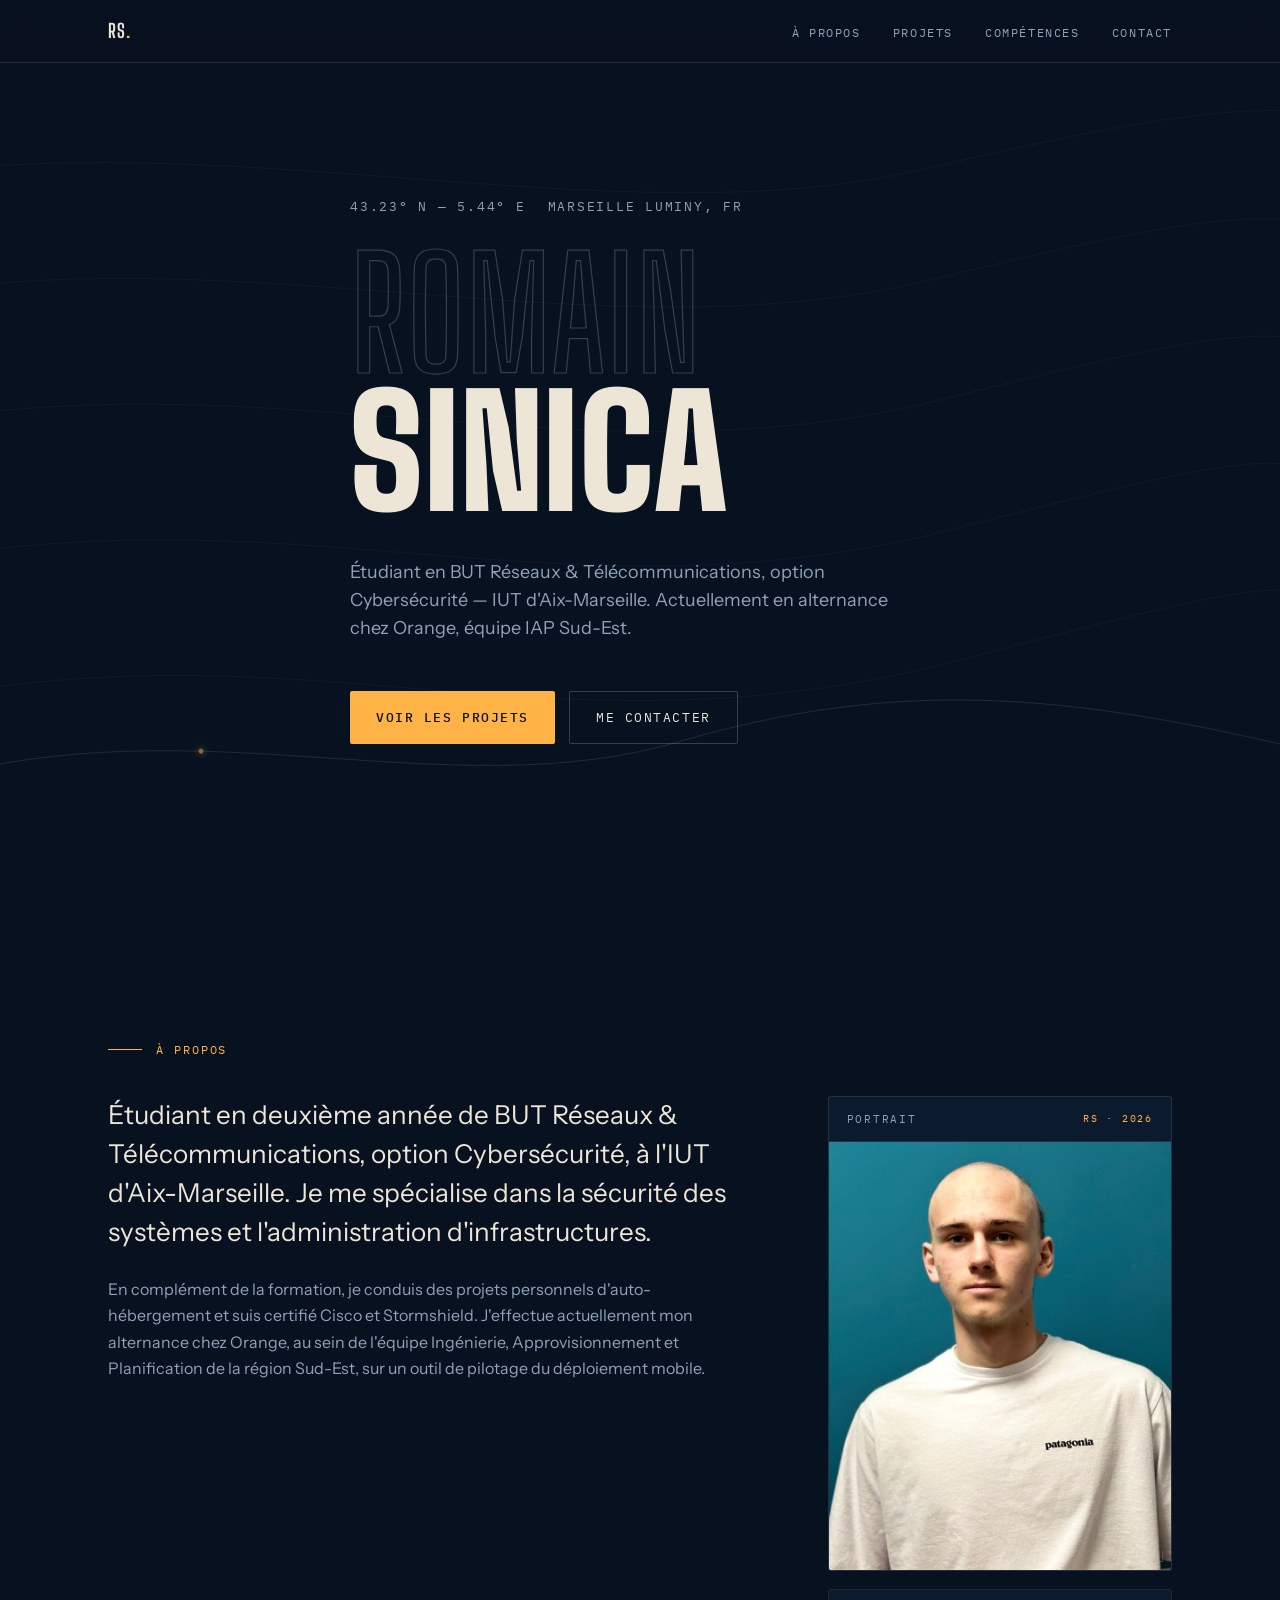
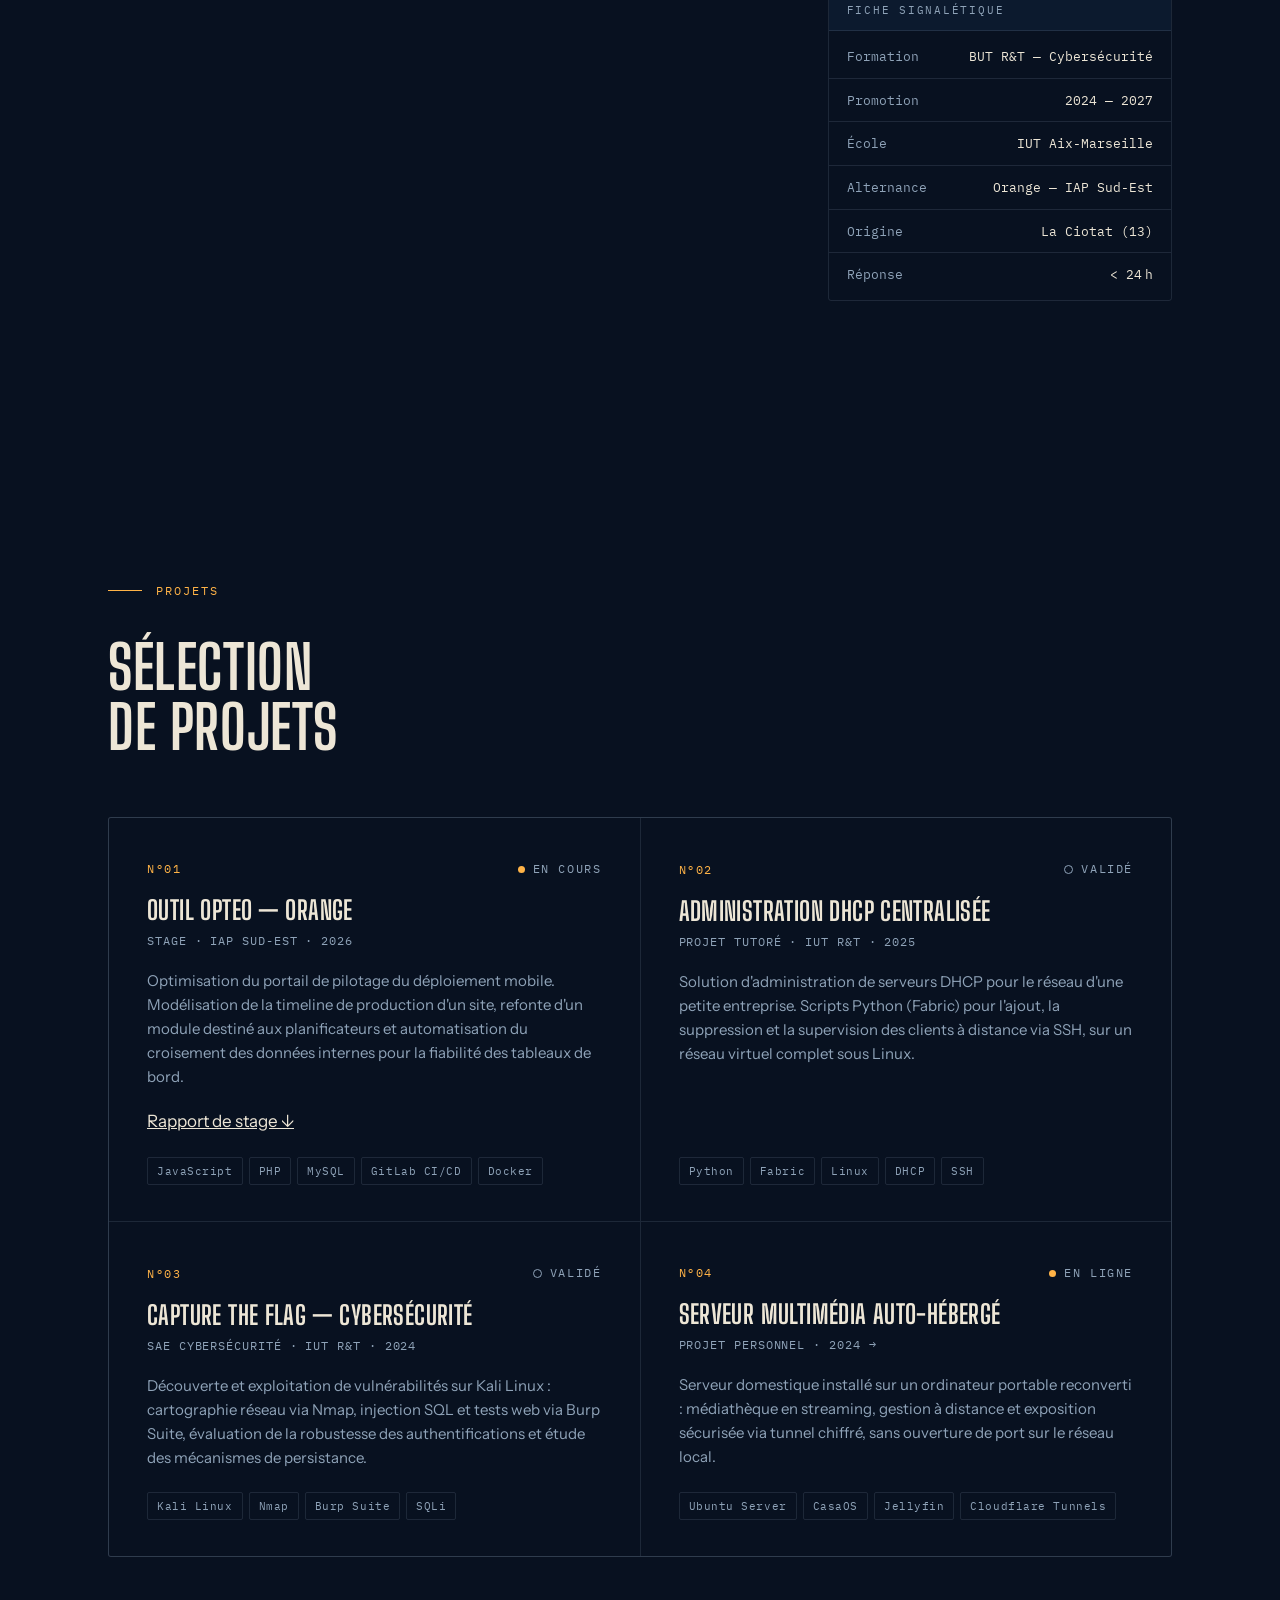
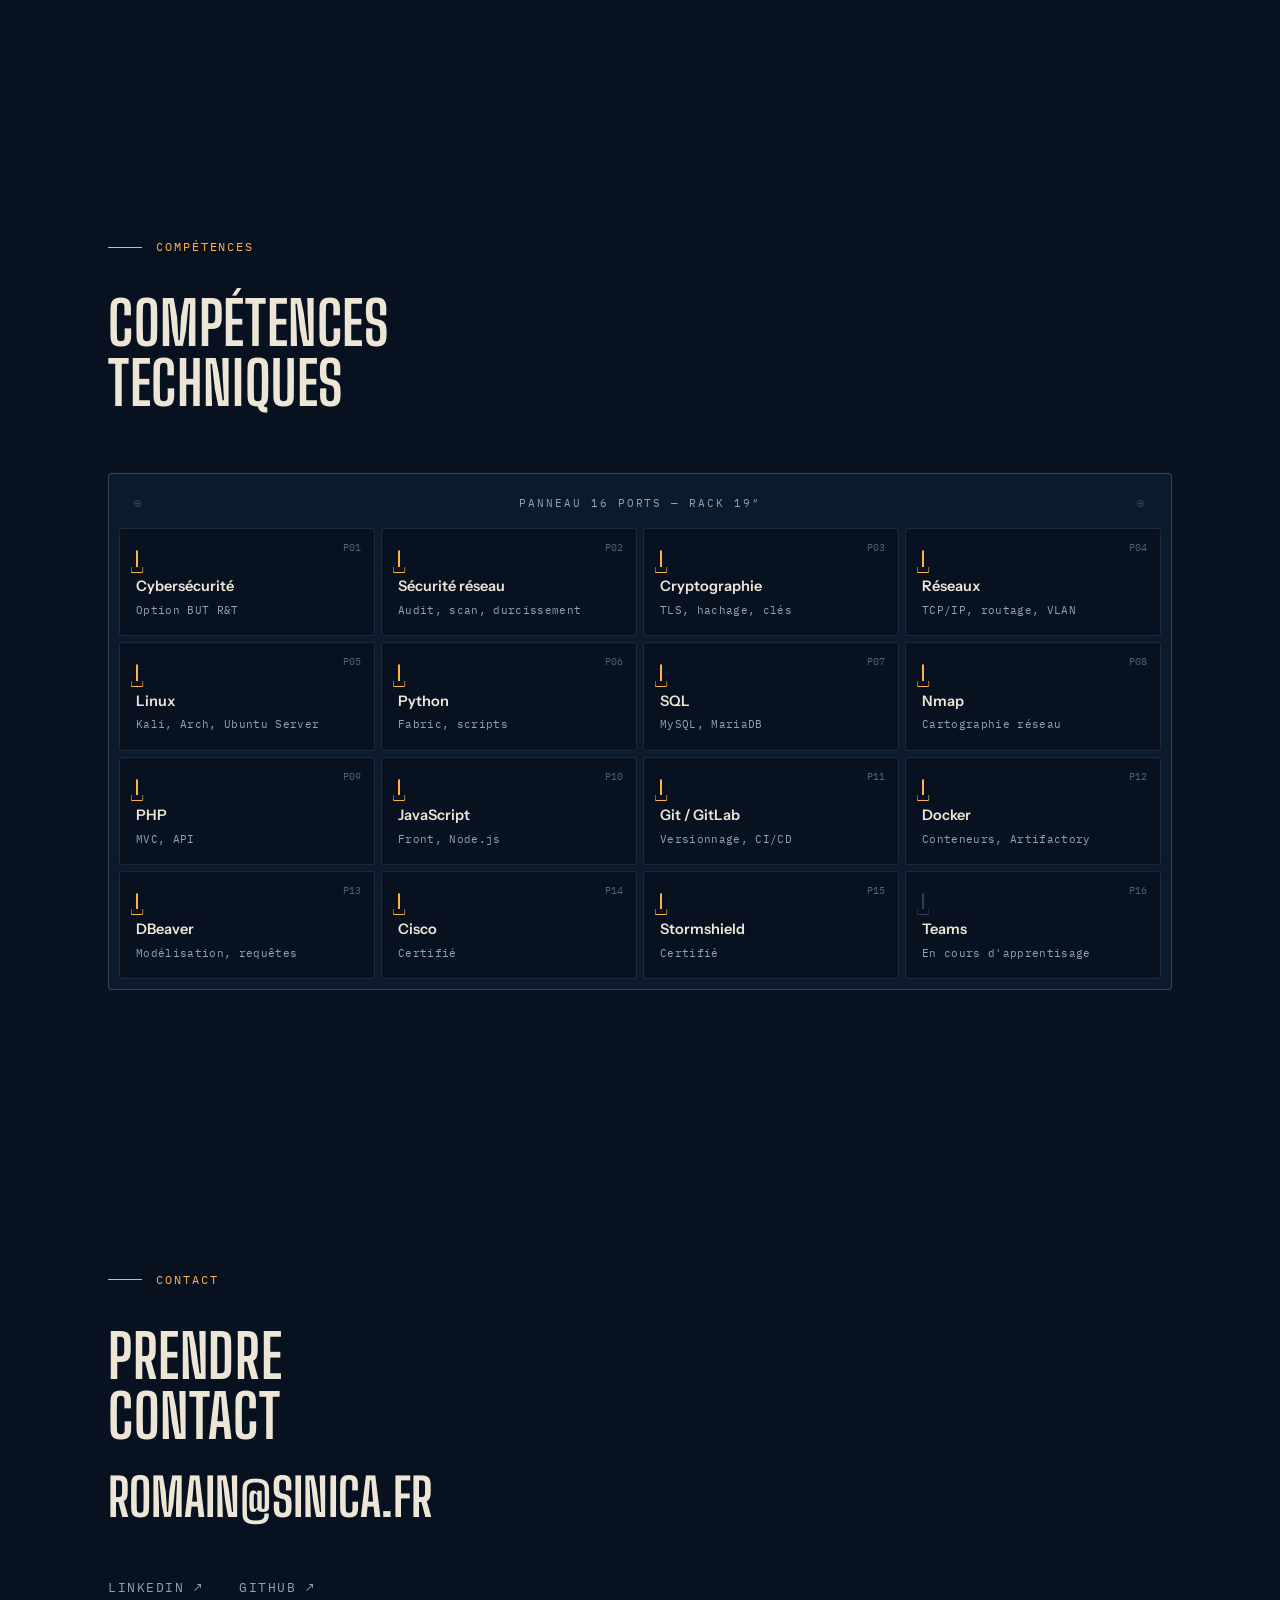
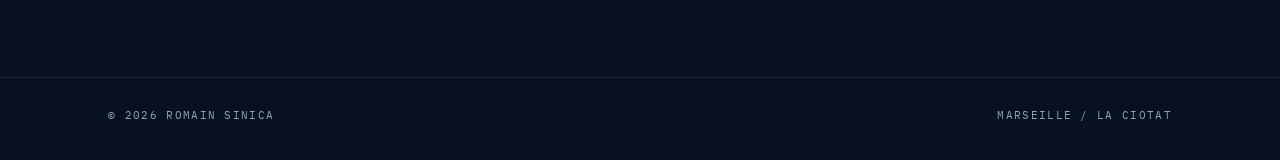
<file: index.html>
<!DOCTYPE html>
<html lang="fr">
<head>
<meta charset="UTF-8">
<meta name="viewport" content="width=device-width, initial-scale=1.0">
<title>Romain Sinica</title>
<link rel="icon" type="image/svg+xml" href="data:image/svg+xml,%3Csvg xmlns='http://www.w3.org/2000/svg' viewBox='0 0 64 64'%3E%3Crect width='64' height='64' rx='12' fill='%23081120'/%3E%3Crect x='31' y='10' width='2' height='44' rx='1' fill='%238FA3B8' opacity='0.35'/%3E%3Crect x='27' y='20' width='10' height='24' rx='5' fill='%23FFB347'/%3E%3C/svg%3E">
<link rel="preconnect" href="https://fonts.googleapis.com">
<link rel="preconnect" href="https://fonts.gstatic.com" crossorigin>
<link href="https://fonts.googleapis.com/css2?family=Big+Shoulders+Display:wght@500;700;900&family=Instrument+Sans:ital,wght@0,400;0,500;0,600;1,400&family=IBM+Plex+Mono:wght@400;500&display=swap" rel="stylesheet">
<link rel="stylesheet" href="styles.css">
</head>
<body>

<!-- Dorsale + suivi de scroll -->
<aside class="dorsale" aria-label="Progression dans la page">
  <ul class="ticks">
    <li><a class="tick" href="#haut" data-section="haut">En tête</a></li>
    <li><a class="tick" href="#apropos" data-section="apropos">À propos</a></li>
    <li><a class="tick" href="#projets" data-section="projets">Projets</a></li>
    <li><a class="tick" href="#competences" data-section="competences">Compétences</a></li>
    <li><a class="tick" href="#contact" data-section="contact">Contact</a></li>
  </ul>
  <span class="impulsion" aria-hidden="true"></span>
  <span class="curseur" aria-hidden="true">
    <span class="cur-section">En tête</span>
  </span>
</aside>

<div class="barre-progress" aria-hidden="true"></div>

<nav class="top">
  <div class="gaine">
    <a class="logo" href="#haut">RS<span>.</span></a>
    <ul>
      <li><a href="#apropos" data-section="apropos">À propos</a></li>
      <li><a href="#projets" data-section="projets">Projets</a></li>
      <li><a href="#competences" data-section="competences">Compétences</a></li>
      <li><a href="#contact" data-section="contact">Contact</a></li>
    </ul>
  </div>
</nav>

<!-- Hero -->
<header class="hero" id="haut">
  <svg class="bathy" viewBox="0 0 1440 900" preserveAspectRatio="xMidYMid slice" aria-hidden="true">
    <path d="M-50,180 C300,120 700,240 1000,170 S1400,90 1500,150"/>
    <path d="M-50,300 C320,230 680,360 1010,280 S1390,200 1500,270"/>
    <path d="M-50,430 C340,350 660,490 1020,400 S1380,320 1500,400"/>
    <path d="M-50,570 C360,480 640,630 1030,530 S1370,450 1500,540"/>
    <path d="M-50,710 C380,610 620,770 1040,660 S1360,580 1500,680"/>
  </svg>

  <div class="gaine">
    <p class="hero-coord">
      <span>43.23° N — 5.44° E</span>
      <span>Marseille Luminy, FR</span>
    </p>
    <h1>
      <span class="trait">Romain</span>
      <span class="plein">Sinica</span>
    </h1>
    <p class="hero-sous">
      Étudiant en BUT Réseaux &amp; Télécommunications, option Cybersécurité — IUT d'Aix-Marseille.
      Actuellement en alternance chez Orange, équipe IAP Sud-Est.
    </p>
    <div class="hero-cta">
      <a class="btn btn-signal" href="#projets">Voir les projets</a>
      <a class="btn btn-trait" href="#contact">Me contacter</a>
    </div>
  </div>

  <svg class="cable-hero" viewBox="0 0 1440 160" aria-hidden="true">
    <path id="trace-cable" class="gaine-c" d="M-20,120 C260,40 520,150 760,80 S1180,30 1460,100"/>
    <circle r="2.5" fill="#FFB347">
      <animateMotion dur="9s" repeatCount="indefinite" rotate="auto">
        <mpath href="#trace-cable"/>
      </animateMotion>
    </circle>
    <circle r="1.8" fill="#FFB347" opacity=".6">
      <animateMotion dur="9s" begin="4.5s" repeatCount="indefinite" rotate="auto">
        <mpath href="#trace-cable"/>
      </animateMotion>
    </circle>
  </svg>
</header>

<!-- À propos -->
<section id="apropos">
  <div class="gaine reveal">
    <p class="repere">À propos</p>
    <div class="manifeste">
      <div class="grand">
        <p>
          Étudiant en deuxième année de BUT Réseaux &amp; Télécommunications,
          option Cybersécurité, à l'IUT d'Aix-Marseille. Je me spécialise dans
          la sécurité des systèmes et l'administration d'infrastructures.
        </p>
        <p class="secondaire">
          En complément de la formation, je conduis des projets personnels
          d'auto-hébergement et suis certifié Cisco et Stormshield.
          J'effectue actuellement mon alternance chez Orange, au sein de l'équipe
          Ingénierie, Approvisionnement et Planification de la région Sud-Est,
          sur un outil de pilotage du déploiement mobile.
        </p>
      </div>
      <div class="colonne-droite">
        <figure class="portrait">
          <figcaption class="portrait-titre">
            <span>Portrait</span>
            <span class="ref">RS · 2026</span>
          </figcaption>
          <div class="portrait-cadre">
            <img src="photo.jpg" alt="Romain Sinica" class="portrait-img">
          </div>
        </figure>

        <div class="fiche" role="table" aria-label="Fiche signalétique">
        <div class="fiche-titre">Fiche signalétique</div>
        <dl>
          <div><dt>Formation</dt><dd>BUT R&amp;T — Cybersécurité</dd></div>
          <div><dt>Promotion</dt><dd>2024 — 2027</dd></div>
          <div><dt>École</dt><dd>IUT Aix-Marseille</dd></div>
          <div><dt>Alternance</dt><dd>Orange — IAP Sud-Est</dd></div>
          <div><dt>Origine</dt><dd>La Ciotat (13)</dd></div>
          <div><dt>Réponse</dt><dd>&lt; 24&#8201;h</dd></div>
        </dl>
      </div>

      </div>
    </div>
  </div>
</section>

<!-- Projets -->
<section id="projets">
  <div class="gaine reveal">
    <p class="repere">Projets</p>
    <h2>Sélection<br>de projets</h2>
    <div class="noeuds">
      <article class="noeud">
        <div class="noeud-tete"><span class="id">N°01</span><span class="etat">En cours</span></div>
        <h3>Outil OPTEO — Orange</h3>
        <p class="lieu">Stage · IAP Sud-Est · 2026</p>
        <p>Optimisation du portail de pilotage du déploiement mobile.
        Modélisation de la timeline de production d'un site, refonte d'un
        module destiné aux planificateurs et automatisation du croisement
        des données internes pour la fiabilité des tableaux de bord.</p>
        <a href="STAGE-2025.pdf" download="Rapport_de_stage_Romain_Sinica_2025.pdf">Rapport de stage ↓</a>
        <div class="tags"><span>JavaScript</span><span>PHP</span><span>MySQL</span><span>GitLab CI/CD</span><span>Docker</span></div>
      </article>
      <article class="noeud">
        <div class="noeud-tete"><span class="id">N°02</span><span class="etat archive">Validé</span></div>
        <h3>Administration DHCP centralisée</h3>
        <p class="lieu">Projet tutoré · IUT R&amp;T · 2025</p>
        <p>Solution d'administration de serveurs DHCP pour le réseau d'une
        petite entreprise. Scripts Python (Fabric) pour l'ajout, la suppression
        et la supervision des clients à distance via SSH, sur un réseau virtuel
        complet sous Linux.</p>
        <div class="tags"><span>Python</span><span>Fabric</span><span>Linux</span><span>DHCP</span><span>SSH</span></div>
      </article>
      <article class="noeud">
        <div class="noeud-tete"><span class="id">N°03</span><span class="etat archive">Validé</span></div>
        <h3>Capture The Flag — cybersécurité</h3>
        <p class="lieu">SAE Cybersécurité · IUT R&amp;T · 2024</p>
        <p>Découverte et exploitation de vulnérabilités sur Kali Linux :
        cartographie réseau via Nmap, injection SQL et tests web via Burp Suite,
        évaluation de la robustesse des authentifications et étude des
        mécanismes de persistance.</p>
        <div class="tags"><span>Kali Linux</span><span>Nmap</span><span>Burp Suite</span><span>SQLi</span></div>
      </article>
      <article class="noeud">
        <div class="noeud-tete"><span class="id">N°04</span><span class="etat">En ligne</span></div>
        <h3>Serveur multimédia auto-hébergé</h3>
        <p class="lieu">Projet personnel · 2024 →</p>
        <p>Serveur domestique installé sur un ordinateur portable reconverti :
        médiathèque en streaming, gestion à distance et exposition sécurisée
        via tunnel chiffré, sans ouverture de port sur le réseau local.</p>
        <div class="tags"><span>Ubuntu Server</span><span>CasaOS</span><span>Jellyfin</span><span>Cloudflare Tunnels</span></div>
      </article>
    </div>
  </div>
</section>

<!-- Compétences -->
<section id="competences">
  <div class="gaine reveal">
    <p class="repere">Compétences</p>
    <h2>Compétences<br>techniques</h2>
    <div class="baie">
      <div class="baie-tete">
        <span class="vis">⊕</span>
        <span>Panneau 16 ports — Rack 19″</span>
        <span class="vis">⊕</span>
      </div>
      <div class="panneau">
        <div class="port actif"><span class="num">P01</span><span class="jack"></span><span class="nom">Cybersécurité</span><span class="detail">Option BUT R&amp;T</span></div>
        <div class="port actif"><span class="num">P02</span><span class="jack"></span><span class="nom">Sécurité réseau</span><span class="detail">Audit, scan, durcissement</span></div>
        <div class="port actif"><span class="num">P03</span><span class="jack"></span><span class="nom">Cryptographie</span><span class="detail">TLS, hachage, clés</span></div>
        <div class="port actif"><span class="num">P04</span><span class="jack"></span><span class="nom">Réseaux</span><span class="detail">TCP/IP, routage, VLAN</span></div>
        <div class="port actif"><span class="num">P05</span><span class="jack"></span><span class="nom">Linux</span><span class="detail">Kali, Arch, Ubuntu Server</span></div>
        <div class="port actif"><span class="num">P06</span><span class="jack"></span><span class="nom">Python</span><span class="detail">Fabric, scripts</span></div>
        <div class="port actif"><span class="num">P07</span><span class="jack"></span><span class="nom">SQL</span><span class="detail">MySQL, MariaDB</span></div>
        <div class="port actif"><span class="num">P08</span><span class="jack"></span><span class="nom">Nmap</span><span class="detail">Cartographie réseau</span></div>
        <div class="port actif"><span class="num">P09</span><span class="jack"></span><span class="nom">PHP</span><span class="detail">MVC, API</span></div>
        <div class="port actif"><span class="num">P10</span><span class="jack"></span><span class="nom">JavaScript</span><span class="detail">Front, Node.js</span></div>
        <div class="port actif"><span class="num">P11</span><span class="jack"></span><span class="nom">Git / GitLab</span><span class="detail">Versionnage, CI/CD</span></div>
        <div class="port actif"><span class="num">P12</span><span class="jack"></span><span class="nom">Docker</span><span class="detail">Conteneurs, Artifactory</span></div>
        <div class="port actif"><span class="num">P13</span><span class="jack"></span><span class="nom">DBeaver</span><span class="detail">Modélisation, requêtes</span></div>
        <div class="port actif"><span class="num">P14</span><span class="jack"></span><span class="nom">Cisco</span><span class="detail">Certifié</span></div>
        <div class="port actif"><span class="num">P15</span><span class="jack"></span><span class="nom">Stormshield</span><span class="detail">Certifié</span></div>
        <div class="port"><span class="num">P16</span><span class="jack"></span><span class="nom">Teams</span><span class="detail">En cours d'apprentisage</span></div>
      </div>
    </div>
  </div>
</section>

<!-- Contact -->
<section id="contact" class="contact">
  <div class="gaine reveal">
    <p class="repere">Contact</p>
    <h2>Prendre<br>contact</h2>
    <a class="grand-lien" href="mailto:romain@sinica.fr">romain@sinica.fr</a>
    <div class="canaux">
      <a href="https://www.linkedin.com/in/romain-sinica-631245312/" target="_blank" rel="noopener">LinkedIn ↗</a>
      <a href="https://github.com/crastiflette/" target="_blank" rel="noopener">GitHub ↗</a>
    </div>
  </div>
</section>

<footer>
  <div class="gaine">
    <span>© 2026 Romain Sinica</span>
    <span>Marseille / La Ciotat</span>
  </div>
</footer>

<script src="script.js"></script>

</body>
</html>
</file>
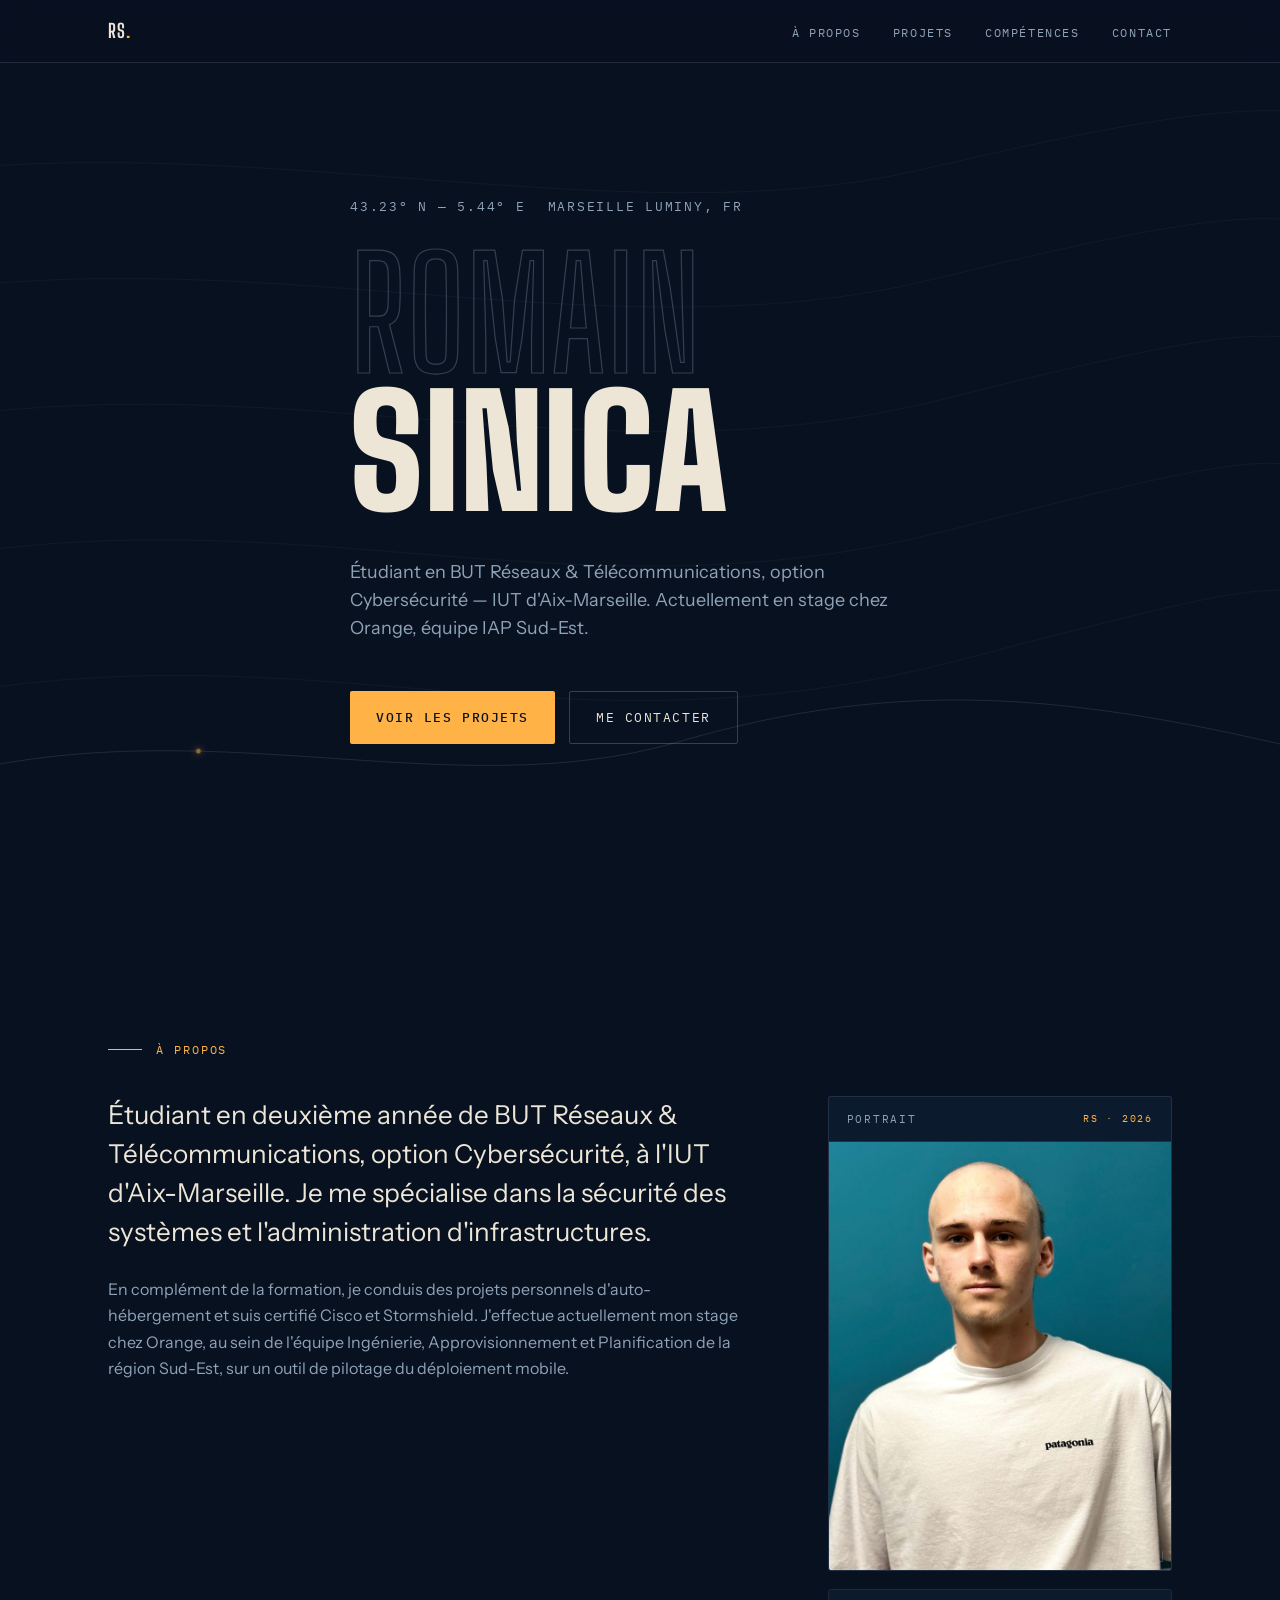
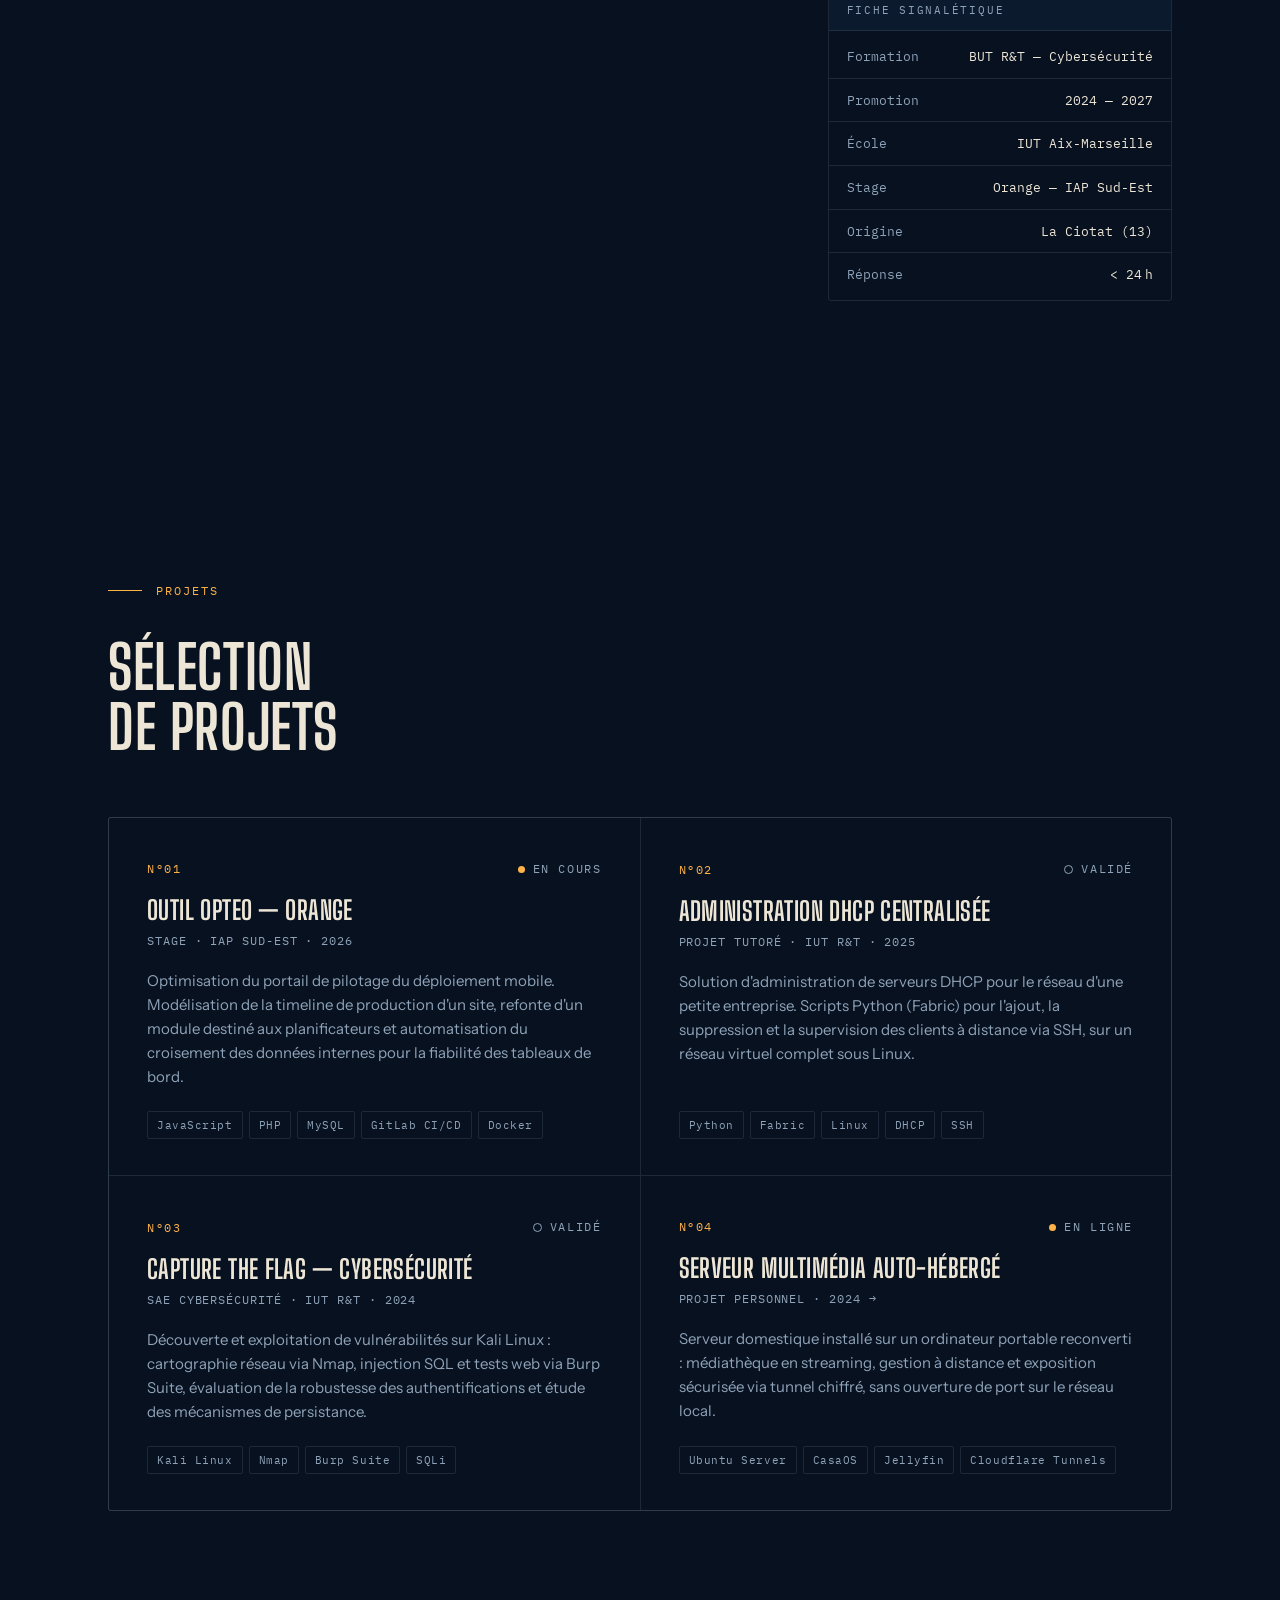
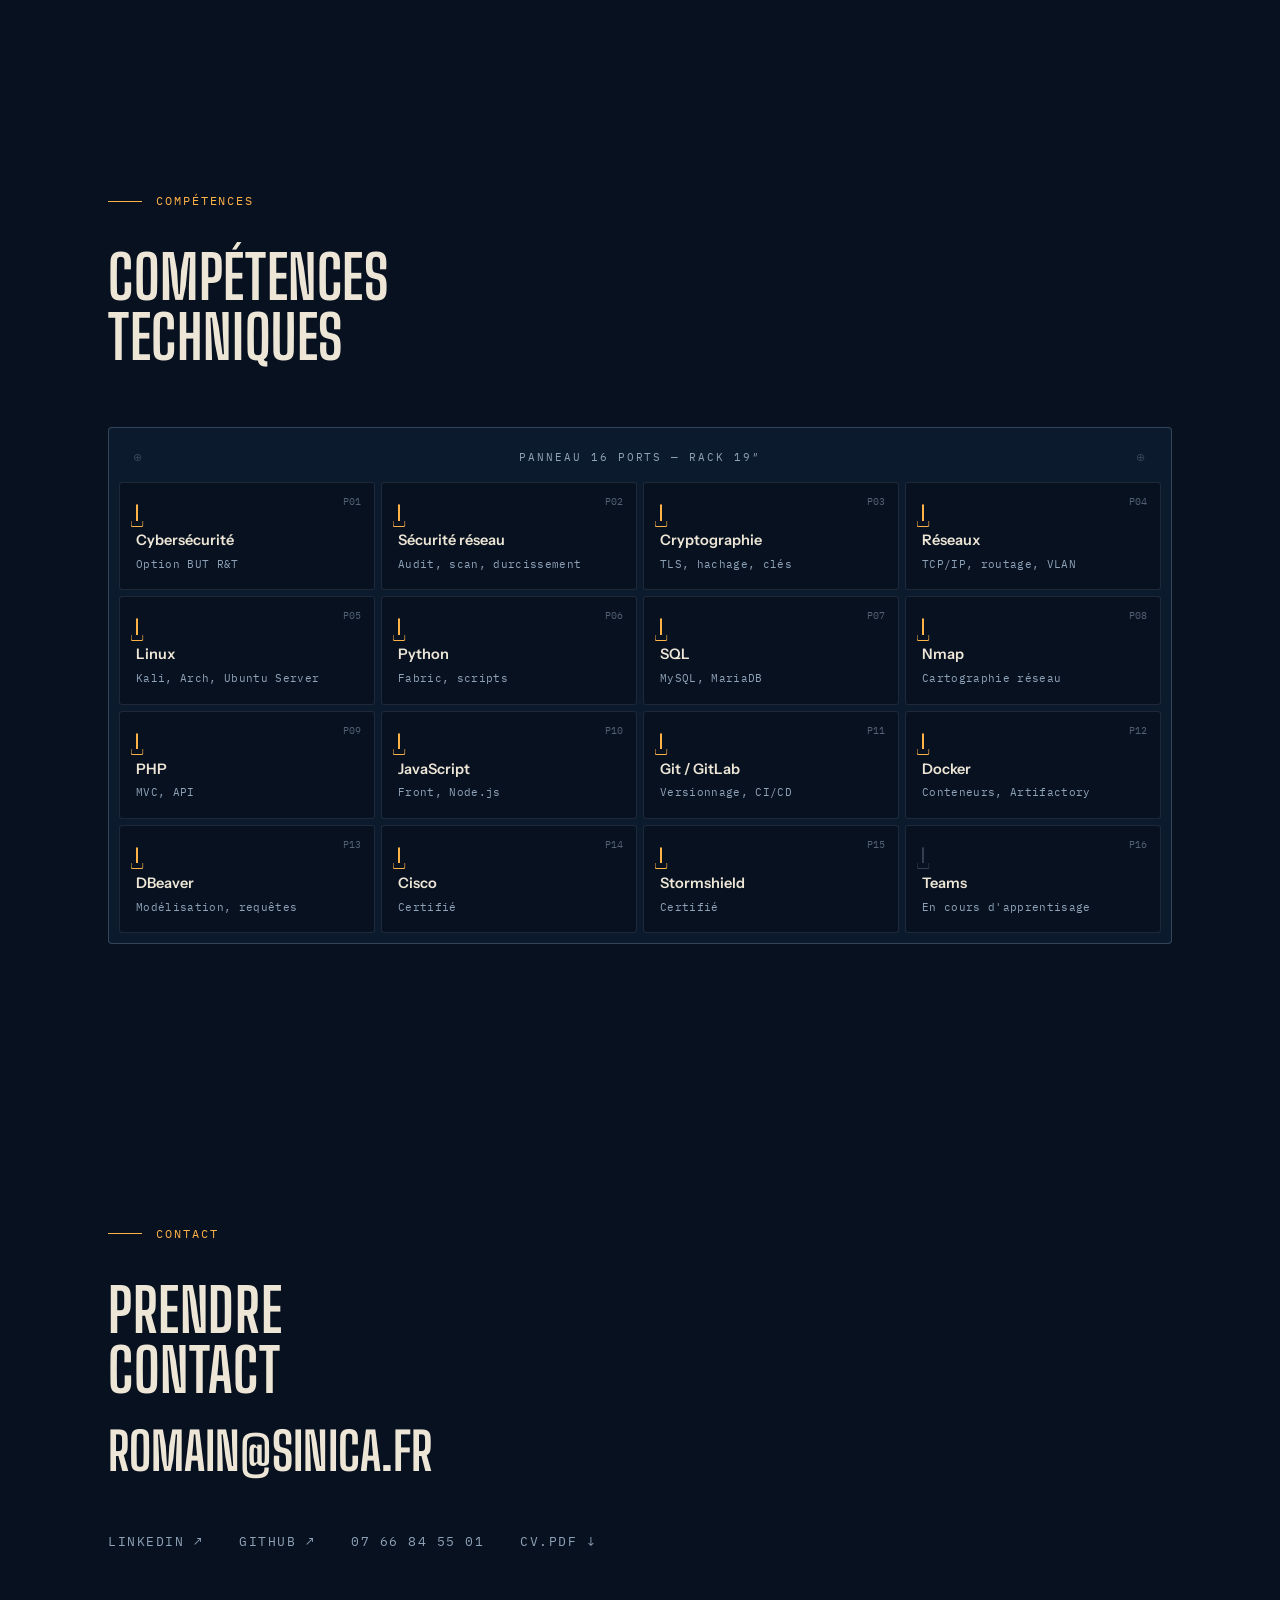
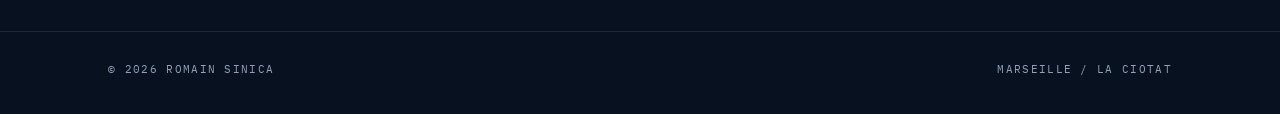
<file: portfolio.html>
<!DOCTYPE html>
<html lang="fr">
<head>
<meta charset="UTF-8">
<meta name="viewport" content="width=device-width, initial-scale=1.0">
<title>Romain Sinica</title>
<link rel="icon" type="image/svg+xml" href="data:image/svg+xml,%3Csvg xmlns='http://www.w3.org/2000/svg' viewBox='0 0 64 64'%3E%3Crect width='64' height='64' rx='12' fill='%23081120'/%3E%3Crect x='31' y='10' width='2' height='44' rx='1' fill='%238FA3B8' opacity='0.35'/%3E%3Crect x='27' y='20' width='10' height='24' rx='5' fill='%23FFB347'/%3E%3C/svg%3E">
<link rel="preconnect" href="https://fonts.googleapis.com">
<link rel="preconnect" href="https://fonts.gstatic.com" crossorigin>
<link href="https://fonts.googleapis.com/css2?family=Big+Shoulders+Display:wght@500;700;900&family=Instrument+Sans:ital,wght@0,400;0,500;0,600;1,400&family=IBM+Plex+Mono:wght@400;500&display=swap" rel="stylesheet">
<link rel="stylesheet" href="styles.css">
</head>
<body>

<!-- Dorsale + suivi de scroll -->
<aside class="dorsale" aria-label="Progression dans la page">
  <ul class="ticks">
    <li><a class="tick" href="#haut" data-section="haut">En tête</a></li>
    <li><a class="tick" href="#apropos" data-section="apropos">À propos</a></li>
    <li><a class="tick" href="#projets" data-section="projets">Projets</a></li>
    <li><a class="tick" href="#competences" data-section="competences">Compétences</a></li>
    <li><a class="tick" href="#contact" data-section="contact">Contact</a></li>
  </ul>
  <span class="impulsion" aria-hidden="true"></span>
  <span class="curseur" aria-hidden="true">
    <span class="cur-section">En tête</span>
  </span>
</aside>

<div class="barre-progress" aria-hidden="true"></div>

<nav class="top">
  <div class="gaine">
    <a class="logo" href="#haut">RS<span>.</span></a>
    <ul>
      <li><a href="#apropos" data-section="apropos">À propos</a></li>
      <li><a href="#projets" data-section="projets">Projets</a></li>
      <li><a href="#competences" data-section="competences">Compétences</a></li>
      <li><a href="#contact" data-section="contact">Contact</a></li>
    </ul>
  </div>
</nav>

<!-- Hero -->
<header class="hero" id="haut">
  <svg class="bathy" viewBox="0 0 1440 900" preserveAspectRatio="xMidYMid slice" aria-hidden="true">
    <path d="M-50,180 C300,120 700,240 1000,170 S1400,90 1500,150"/>
    <path d="M-50,300 C320,230 680,360 1010,280 S1390,200 1500,270"/>
    <path d="M-50,430 C340,350 660,490 1020,400 S1380,320 1500,400"/>
    <path d="M-50,570 C360,480 640,630 1030,530 S1370,450 1500,540"/>
    <path d="M-50,710 C380,610 620,770 1040,660 S1360,580 1500,680"/>
  </svg>

  <div class="gaine">
    <p class="hero-coord">
      <span>43.23° N — 5.44° E</span>
      <span>Marseille Luminy, FR</span>
    </p>
    <h1>
      <span class="trait">Romain</span>
      <span class="plein">Sinica</span>
    </h1>
    <p class="hero-sous">
      Étudiant en BUT Réseaux &amp; Télécommunications, option Cybersécurité — IUT d'Aix-Marseille.
      Actuellement en stage chez Orange, équipe IAP Sud-Est.
    </p>
    <div class="hero-cta">
      <a class="btn btn-signal" href="#projets">Voir les projets</a>
      <a class="btn btn-trait" href="#contact">Me contacter</a>
    </div>
  </div>

  <svg class="cable-hero" viewBox="0 0 1440 160" aria-hidden="true">
    <path id="trace-cable" class="gaine-c" d="M-20,120 C260,40 520,150 760,80 S1180,30 1460,100"/>
    <circle r="2.5" fill="#FFB347">
      <animateMotion dur="9s" repeatCount="indefinite" rotate="auto">
        <mpath href="#trace-cable"/>
      </animateMotion>
    </circle>
    <circle r="1.8" fill="#FFB347" opacity=".6">
      <animateMotion dur="9s" begin="4.5s" repeatCount="indefinite" rotate="auto">
        <mpath href="#trace-cable"/>
      </animateMotion>
    </circle>
  </svg>
</header>

<!-- À propos -->
<section id="apropos">
  <div class="gaine reveal">
    <p class="repere">À propos</p>
    <div class="manifeste">
      <div class="grand">
        <p>
          Étudiant en deuxième année de BUT Réseaux &amp; Télécommunications,
          option Cybersécurité, à l'IUT d'Aix-Marseille. Je me spécialise dans
          la sécurité des systèmes et l'administration d'infrastructures.
        </p>
        <p class="secondaire">
          En complément de la formation, je conduis des projets personnels
          d'auto-hébergement et suis certifié Cisco et Stormshield.
          J'effectue actuellement mon stage chez Orange, au sein de l'équipe
          Ingénierie, Approvisionnement et Planification de la région Sud-Est,
          sur un outil de pilotage du déploiement mobile.
        </p>
      </div>
      <div class="colonne-droite">
        <figure class="portrait">
          <figcaption class="portrait-titre">
            <span>Portrait</span>
            <span class="ref">RS · 2026</span>
          </figcaption>
          <div class="portrait-cadre">
            <img src="photo.jpg" alt="Romain Sinica" class="portrait-img">
          </div>
        </figure>

        <div class="fiche" role="table" aria-label="Fiche signalétique">
        <div class="fiche-titre">Fiche signalétique</div>
        <dl>
          <div><dt>Formation</dt><dd>BUT R&amp;T — Cybersécurité</dd></div>
          <div><dt>Promotion</dt><dd>2024 — 2027</dd></div>
          <div><dt>École</dt><dd>IUT Aix-Marseille</dd></div>
          <div><dt>Stage</dt><dd>Orange — IAP Sud-Est</dd></div>
          <div><dt>Origine</dt><dd>La Ciotat (13)</dd></div>
          <div><dt>Réponse</dt><dd>&lt; 24&#8201;h</dd></div>
        </dl>
      </div>

      </div>
    </div>
  </div>
</section>

<!-- Projets -->
<section id="projets">
  <div class="gaine reveal">
    <p class="repere">Projets</p>
    <h2>Sélection<br>de projets</h2>
    <div class="noeuds">
      <article class="noeud">
        <div class="noeud-tete"><span class="id">N°01</span><span class="etat">En cours</span></div>
        <h3>Outil OPTEO — Orange</h3>
        <p class="lieu">Stage · IAP Sud-Est · 2026</p>
        <p>Optimisation du portail de pilotage du déploiement mobile.
        Modélisation de la timeline de production d'un site, refonte d'un
        module destiné aux planificateurs et automatisation du croisement
        des données internes pour la fiabilité des tableaux de bord.</p>
        <div class="tags"><span>JavaScript</span><span>PHP</span><span>MySQL</span><span>GitLab CI/CD</span><span>Docker</span></div>
      </article>
      <article class="noeud">
        <div class="noeud-tete"><span class="id">N°02</span><span class="etat archive">Validé</span></div>
        <h3>Administration DHCP centralisée</h3>
        <p class="lieu">Projet tutoré · IUT R&amp;T · 2025</p>
        <p>Solution d'administration de serveurs DHCP pour le réseau d'une
        petite entreprise. Scripts Python (Fabric) pour l'ajout, la suppression
        et la supervision des clients à distance via SSH, sur un réseau virtuel
        complet sous Linux.</p>
        <div class="tags"><span>Python</span><span>Fabric</span><span>Linux</span><span>DHCP</span><span>SSH</span></div>
      </article>
      <article class="noeud">
        <div class="noeud-tete"><span class="id">N°03</span><span class="etat archive">Validé</span></div>
        <h3>Capture The Flag — cybersécurité</h3>
        <p class="lieu">SAE Cybersécurité · IUT R&amp;T · 2024</p>
        <p>Découverte et exploitation de vulnérabilités sur Kali Linux :
        cartographie réseau via Nmap, injection SQL et tests web via Burp Suite,
        évaluation de la robustesse des authentifications et étude des
        mécanismes de persistance.</p>
        <div class="tags"><span>Kali Linux</span><span>Nmap</span><span>Burp Suite</span><span>SQLi</span></div>
      </article>
      <article class="noeud">
        <div class="noeud-tete"><span class="id">N°04</span><span class="etat">En ligne</span></div>
        <h3>Serveur multimédia auto-hébergé</h3>
        <p class="lieu">Projet personnel · 2024 →</p>
        <p>Serveur domestique installé sur un ordinateur portable reconverti :
        médiathèque en streaming, gestion à distance et exposition sécurisée
        via tunnel chiffré, sans ouverture de port sur le réseau local.</p>
        <div class="tags"><span>Ubuntu Server</span><span>CasaOS</span><span>Jellyfin</span><span>Cloudflare Tunnels</span></div>
      </article>
    </div>
  </div>
</section>

<!-- Compétences -->
<section id="competences">
  <div class="gaine reveal">
    <p class="repere">Compétences</p>
    <h2>Compétences<br>techniques</h2>
    <div class="baie">
      <div class="baie-tete">
        <span class="vis">⊕</span>
        <span>Panneau 16 ports — Rack 19″</span>
        <span class="vis">⊕</span>
      </div>
      <div class="panneau">
        <div class="port actif"><span class="num">P01</span><span class="jack"></span><span class="nom">Cybersécurité</span><span class="detail">Option BUT R&amp;T</span></div>
        <div class="port actif"><span class="num">P02</span><span class="jack"></span><span class="nom">Sécurité réseau</span><span class="detail">Audit, scan, durcissement</span></div>
        <div class="port actif"><span class="num">P03</span><span class="jack"></span><span class="nom">Cryptographie</span><span class="detail">TLS, hachage, clés</span></div>
        <div class="port actif"><span class="num">P04</span><span class="jack"></span><span class="nom">Réseaux</span><span class="detail">TCP/IP, routage, VLAN</span></div>
        <div class="port actif"><span class="num">P05</span><span class="jack"></span><span class="nom">Linux</span><span class="detail">Kali, Arch, Ubuntu Server</span></div>
        <div class="port actif"><span class="num">P06</span><span class="jack"></span><span class="nom">Python</span><span class="detail">Fabric, scripts</span></div>
        <div class="port actif"><span class="num">P07</span><span class="jack"></span><span class="nom">SQL</span><span class="detail">MySQL, MariaDB</span></div>
        <div class="port actif"><span class="num">P08</span><span class="jack"></span><span class="nom">Nmap</span><span class="detail">Cartographie réseau</span></div>
        <div class="port actif"><span class="num">P09</span><span class="jack"></span><span class="nom">PHP</span><span class="detail">MVC, API</span></div>
        <div class="port actif"><span class="num">P10</span><span class="jack"></span><span class="nom">JavaScript</span><span class="detail">Front, Node.js</span></div>
        <div class="port actif"><span class="num">P11</span><span class="jack"></span><span class="nom">Git / GitLab</span><span class="detail">Versionnage, CI/CD</span></div>
        <div class="port actif"><span class="num">P12</span><span class="jack"></span><span class="nom">Docker</span><span class="detail">Conteneurs, Artifactory</span></div>
        <div class="port actif"><span class="num">P13</span><span class="jack"></span><span class="nom">DBeaver</span><span class="detail">Modélisation, requêtes</span></div>
        <div class="port actif"><span class="num">P14</span><span class="jack"></span><span class="nom">Cisco</span><span class="detail">Certifié</span></div>
        <div class="port actif"><span class="num">P15</span><span class="jack"></span><span class="nom">Stormshield</span><span class="detail">Certifié</span></div>
        <div class="port"><span class="num">P16</span><span class="jack"></span><span class="nom">Teams</span><span class="detail">En cours d'apprentisage</span></div>
      </div>
    </div>
  </div>
</section>

<!-- Contact -->
<section id="contact" class="contact">
  <div class="gaine reveal">
    <p class="repere">Contact</p>
    <h2>Prendre<br>contact</h2>
    <a class="grand-lien" href="mailto:romain@sinica.fr">romain@sinica.fr</a>
    <div class="canaux">
      <a href="https://www.linkedin.com/in/romain-sinica-631245312/" target="_blank" rel="noopener">LinkedIn ↗</a>
      <a href="https://github.com/crastiflette/" target="_blank" rel="noopener">GitHub ↗</a>
      <a href="tel:+33766845501">07 66 84 55 01</a>
      <a href="#">CV.pdf ↓</a>
    </div>
  </div>
</section>

<footer>
  <div class="gaine">
    <span>© 2026 Romain Sinica</span>
    <span>Marseille / La Ciotat</span>
  </div>
</footer>

<script src="script.js"></script>

</body>
</html>
</file>
<file: styles.css>
/* ============================================================
   Palette
   ============================================================ */
:root{
  --abysse:    #081120;
  --abysse-2:  #0C1A2E;
  --craie:     #EDE6D6;
  --brume:     #8FA3B8;
  --signal:    #FFB347;
  --signal-dim:#B97A2A;
  --ligne:     rgba(143,163,184,.16);
  --ligne-forte: rgba(143,163,184,.32);

  --display: "Big Shoulders Display", sans-serif;
  --body:    "Instrument Sans", sans-serif;
  --mono:    "IBM Plex Mono", monospace;

  --scroll-pct: 0;
  --imp-h: 50px;
}

*{ margin:0; padding:0; box-sizing:border-box; }
html{ scroll-behavior:smooth; }
body{
  background:var(--abysse);
  color:var(--craie);
  font-family:var(--body);
  font-size:17px;
  line-height:1.65;
  -webkit-font-smoothing:antialiased;
  overflow-x:hidden;
}
::selection{ background:var(--signal); color:var(--abysse); }

a{ color:inherit; }
:focus-visible{ outline:2px solid var(--signal); outline-offset:3px; border-radius:2px; }

.sr{
  position:absolute; width:1px; height:1px; margin:-1px; padding:0;
  overflow:hidden; clip:rect(0,0,0,0); white-space:nowrap; border:0;
}

/* ============================================================
   Dorsale — fil conducteur + suivi de scroll
   ============================================================ */
.dorsale{
  position:fixed; top:0; bottom:0; left:max(28px, calc((100vw - 1120px)/2 - 56px));
  width:1px; z-index:40;
  background:linear-gradient(180deg,
    transparent 0%,
    var(--ligne-forte) 6%,
    var(--ligne-forte) 94%,
    transparent 100%);
  pointer-events:none;
}
.dorsale::before{
  content:""; position:absolute; top:0; left:0; width:1px;
  height: calc(var(--scroll-pct) * (100% - var(--imp-h)) + var(--imp-h) / 2);
  background:linear-gradient(to bottom,
    transparent 0%,
    transparent 4%,
    rgba(255,179,71,.3) 16%,
    var(--signal) 100%);
  filter:drop-shadow(0 0 3px rgba(255,179,71,.55));
  transition:height .12s linear;
  pointer-events:none;
}

.dorsale .ticks{
  list-style:none; position:absolute; inset:0;
  pointer-events:none;
}
.dorsale .tick{
  position:absolute;
  left:-3.5px;
  top: calc(var(--pos-pct, 0) * (100% - var(--imp-h)) + (var(--imp-h) / 2));
  transform:translateY(-50%);
  width:8px; height:8px; border-radius:50%;
  border:1px solid var(--brume);
  background:var(--abysse);
  pointer-events:auto;
  transition: transform .25s ease, background .35s ease, border-color .35s ease, box-shadow .35s ease;
  text-indent:-9999px;
}
.dorsale .tick:hover{
  transform:translateY(-50%) scale(1.45);
  border-color:var(--craie);
}
.dorsale .tick.passe{
  background:var(--signal);
  border-color:var(--signal);
  box-shadow:0 0 7px rgba(255,179,71,.55);
}

.dorsale .impulsion{
  position:absolute; left:-1.5px;
  width:4px; height:var(--imp-h); border-radius:4px;
  top: calc(var(--scroll-pct) * (100% - var(--imp-h)));
  background:linear-gradient(180deg, transparent, var(--signal) 50%, transparent);
  filter:drop-shadow(0 0 6px var(--signal));
  transition: top .12s linear;
}

.dorsale .curseur{
  position:absolute; left:18px;
  top: calc(var(--scroll-pct) * (100% - var(--imp-h)) + (var(--imp-h) / 2));
  transform:translateY(-50%);
  font-family:var(--mono); font-size:10px;
  letter-spacing:.18em; text-transform:uppercase;
  color:var(--signal); white-space:nowrap;
  pointer-events:none;
  transition: top .12s linear, opacity .3s ease;
  display:flex; align-items:center; gap:10px;
}
.dorsale .curseur::before{
  content:""; width:14px; height:1px; background:var(--signal); opacity:.5;
}

@media (max-width:1280px){ .dorsale{ display:none; } }

/* ============================================================
   Mise en page
   ============================================================ */
.gaine{ max-width:1120px; margin:0 auto; padding:0 28px; position:relative; z-index:2; }
section{ padding:140px 0; }

.repere{
  display:flex; align-items:center; gap:14px;
  font-family:var(--mono); font-size:12px; letter-spacing:.16em;
  color:var(--signal); text-transform:uppercase; margin-bottom:36px;
}
.repere::before{
  content:""; width:34px; height:1px; background:var(--signal); flex:none;
}

h2{
  font-family:var(--display); font-weight:700;
  font-size:clamp(36px, 5vw, 60px);
  line-height:1; letter-spacing:.01em; text-transform:uppercase;
  margin-bottom:60px;
}

/* ============================================================
   Hero
   ============================================================ */
.hero{
  min-height:100svh; display:flex; flex-direction:column; justify-content:center;
  position:relative; padding:140px 0 100px;
  overflow:hidden;
}

/* Bathymétrie en fond — courbes seules, sans labels */
.bathy{
  position:absolute; inset:0; width:100%; height:100%;
  z-index:0; pointer-events:none; opacity:.4;
}
.bathy path{ fill:none; stroke:var(--ligne); stroke-width:1; }

/* Câble traversant le hero, photons discrets */
.cable-hero{
  position:absolute; left:-4vw; right:-4vw; bottom:9%;
  width:108vw; z-index:1; pointer-events:none; opacity:.55;
}
.cable-hero path.gaine-c{ fill:none; stroke:var(--ligne-forte); stroke-width:1; }
.cable-hero circle{ filter:drop-shadow(0 0 4px var(--signal)); }

.hero-coord{
  font-family:var(--mono); font-size:12.5px; color:var(--brume);
  letter-spacing:.14em; margin-bottom:28px; display:flex; gap:22px; flex-wrap:wrap;
  text-transform:uppercase; position:relative; z-index:2;
}

.hero h1{
  font-family:var(--display); font-weight:700; text-transform:uppercase;
  font-size:clamp(68px, 12vw, 156px);
  line-height:.9; letter-spacing:.005em;
  position:relative; z-index:2;
}
.hero h1 .trait{
  display:block; color:transparent;
  -webkit-text-stroke:1.2px var(--ligne-forte);
  font-weight:500;
}
.hero h1 .plein{
  display:block; color:var(--craie); font-weight:900;
}

.hero-sous{
  max-width:580px; margin-top:38px; font-size:18px; color:var(--brume);
  line-height:1.55; position:relative; z-index:2;
}

.hero-cta{ margin-top:48px; display:flex; gap:14px; flex-wrap:wrap; position:relative; z-index:2; }
.btn{
  font-family:var(--mono); font-size:13px; letter-spacing:.12em; text-transform:uppercase;
  text-decoration:none; padding:15px 26px; border-radius:2px;
  transition:transform .18s ease, background .18s ease, color .18s ease, border-color .18s ease;
  display:inline-flex; align-items:center; gap:10px;
}
.btn-signal{
  background:var(--signal); color:var(--abysse); font-weight:500;
}
.btn-signal:hover{ background:var(--craie); }
.btn-trait{ border:1px solid var(--ligne-forte); color:var(--craie); }
.btn-trait:hover{ border-color:var(--craie); }

/* ============================================================
   À propos
   ============================================================ */
.manifeste{
  display:grid; grid-template-columns: 1.3fr .7fr; gap:80px; align-items:start;
}
.manifeste .grand{
  font-size:clamp(20px, 2.2vw, 26px); line-height:1.5; font-weight:400;
  color:var(--craie);
}
.manifeste .grand p + p{ margin-top:24px; }
.manifeste .grand .secondaire{
  font-size:16px; color:var(--brume); line-height:1.65;
}

.fiche{
  border:1px solid var(--ligne); border-radius:3px; overflow:hidden;
  font-family:var(--mono); font-size:12.5px;
}
.fiche-titre{
  background:var(--abysse-2); padding:13px 18px; letter-spacing:.16em;
  text-transform:uppercase; color:var(--brume); font-size:11px;
  border-bottom:1px solid var(--ligne);
}
.fiche dl{ padding:4px 0; }
.fiche div{ display:flex; justify-content:space-between; gap:16px; padding:11px 18px; border-bottom:1px solid var(--ligne); }
.fiche div:last-child{ border-bottom:none; }
.fiche dt{ color:var(--brume); }
.fiche dd{ text-align:right; }

/* Colonne de droite (portrait + fiche) */
.colonne-droite{ display:flex; flex-direction:column; gap:18px; }

/* Portrait — emplacement photo */
.portrait{
  border:1px solid var(--ligne); border-radius:3px; overflow:hidden;
  background:var(--abysse-2); margin:0;
}
.portrait-titre{
  padding:13px 18px;
  font-family:var(--mono); font-size:11px;
  letter-spacing:.16em; text-transform:uppercase;
  color:var(--brume);
  border-bottom:1px solid var(--ligne);
  display:flex; justify-content:space-between; align-items:center;
}
.portrait-titre .ref{ color:var(--signal); font-size:10px; }
.portrait-cadre{
  position:relative; aspect-ratio: 4 / 5;
  background:var(--abysse); overflow:hidden;
}
.portrait-img{
  display:block; width:100%; height:100%; object-fit:cover;
  filter: contrast(1.02) saturate(.94);
}
.portrait-placeholder{
  position:absolute; inset:0;
  display:flex; flex-direction:column; align-items:center; justify-content:center;
  gap:14px; color:var(--brume);
  background:
    repeating-linear-gradient(
      135deg,
      transparent 0, transparent 14px,
      rgba(143,163,184,.045) 14px, rgba(143,163,184,.045) 28px
    );
}
.portrait-placeholder svg{ width:44px; height:44px; opacity:.55; }
.portrait-placeholder span{
  font-family:var(--mono); font-size:10.5px;
  letter-spacing:.2em; text-transform:uppercase; opacity:.75;
}
/* Petit repère décoratif dans le coin, façon photo d'identité technique */
.portrait-cadre::before,
.portrait-cadre::after{
  content:""; position:absolute; width:10px; height:10px;
  border:1px solid var(--ligne-forte); pointer-events:none;
}
.portrait-cadre::before{ top:8px; left:8px; border-right:none; border-bottom:none; }
.portrait-cadre::after{ bottom:8px; right:8px; border-left:none; border-top:none; }

/* ============================================================
   Projets
   ============================================================ */
.noeuds{ display:grid; grid-template-columns:repeat(2, 1fr); gap:1px; background:var(--ligne); border:1px solid var(--ligne); border-radius:3px; overflow:hidden; }
.noeud{
  background:var(--abysse); padding:42px 38px 36px; position:relative;
  transition:background .25s ease; display:flex; flex-direction:column; gap:18px;
}
.noeud:hover{ background:var(--abysse-2); }
.noeud-tete{
  display:flex; justify-content:space-between; align-items:baseline;
  font-family:var(--mono); font-size:11.5px; letter-spacing:.14em; color:var(--brume);
  text-transform:uppercase;
}
.noeud-tete .id{ color:var(--signal); }
.noeud-tete .etat{ display:inline-flex; align-items:center; gap:8px; }
.noeud-tete .etat::before{
  content:""; width:7px; height:7px; border-radius:50%;
  background:var(--signal);
}
.noeud-tete .etat.archive::before{
  background:transparent; border:1px solid var(--brume);
}
.noeud h3{
  font-family:var(--display); font-weight:700; text-transform:uppercase;
  font-size:26px; line-height:1.05; letter-spacing:.015em;
}
.noeud .lieu{
  font-family:var(--mono); font-size:11.5px; color:var(--brume);
  letter-spacing:.08em; text-transform:uppercase; margin-top:-10px;
}
.noeud p:not(.lieu){ color:var(--brume); font-size:15px; flex:1; line-height:1.6; }
.noeud .tags{ display:flex; flex-wrap:wrap; gap:6px; margin-top:4px; }
.noeud .tags span{
  font-family:var(--mono); font-size:11px; letter-spacing:.05em;
  border:1px solid var(--ligne); border-radius:2px; padding:4px 9px; color:var(--brume);
}

/* ============================================================
   Compétences
   ============================================================ */
.baie{
  border:1px solid var(--ligne-forte); border-radius:4px; background:var(--abysse-2);
  padding:10px;
}
.baie-tete{
  display:flex; justify-content:space-between; align-items:center;
  font-family:var(--mono); font-size:11px; letter-spacing:.18em; text-transform:uppercase;
  color:var(--brume); padding:10px 14px 16px;
}
.baie-tete .vis{ color:var(--ligne-forte); }
.panneau{
  display:grid; grid-template-columns:repeat(auto-fill, minmax(240px, 1fr));
  gap:6px;
}
.port{
  background:var(--abysse); border:1px solid var(--ligne); border-radius:3px;
  padding:18px 16px 16px; position:relative;
}
.port .jack{
  width:24px; height:18px; border:1.2px solid var(--ligne-forte); border-radius:2px;
  margin-bottom:12px; position:relative;
}
.port .jack::after{
  content:""; position:absolute; left:50%; bottom:-1.5px; transform:translateX(-50%);
  width:11px; height:5px; border:1.2px solid var(--ligne-forte); border-top:none;
  border-radius:0 0 2px 2px; background:var(--abysse);
}
.port.actif .jack{ border-color:var(--signal); }
.port.actif .jack::after{ border-color:var(--signal); }
.port .nom{ font-weight:600; font-size:14.5px; display:block; color:var(--craie); }
.port .detail{ font-family:var(--mono); font-size:11px; color:var(--brume); letter-spacing:.03em; margin-top:2px; display:block; }
.port .num{
  position:absolute; top:11px; right:13px;
  font-family:var(--mono); font-size:10px; color:var(--brume); opacity:.55;
}

.legende{
  display:flex; gap:28px; margin-top:20px; padding:0 4px;
  font-family:var(--mono); font-size:11px; letter-spacing:.12em; color:var(--brume);
  text-transform:uppercase; flex-wrap:wrap;
}
.legende span{ display:inline-flex; align-items:center; gap:8px; }
.legende span::before{
  content:""; width:7px; height:7px; border-radius:50%;
  border:1px solid var(--brume); background:transparent;
}
.legende span.on::before{ background:var(--signal); border-color:var(--signal); }


.contact{ padding-bottom:80px; }
.contact h2{ margin-bottom:24px; }
.contact .grand-lien{
  font-family:var(--display); font-weight:700; text-transform:uppercase;
  font-size:clamp(28px, 4.5vw, 52px); text-decoration:none; line-height:1.05;
  display:inline-block; position:relative; color:var(--craie);
  transition:color .2s ease;
}
.contact .grand-lien::after{
  content:""; position:absolute; left:0; bottom:-6px; height:1px; width:100%;
  background:var(--signal); transform:scaleX(0); transform-origin:left;
  transition:transform .3s ease;
}
.contact .grand-lien:hover{ color:var(--signal); }
.contact .grand-lien:hover::after{ transform:scaleX(1); }
.contact .canaux{
  margin-top:52px; display:flex; gap:36px; flex-wrap:wrap;
  font-family:var(--mono); font-size:12.5px; letter-spacing:.12em;
  text-transform:uppercase;
}
.contact .canaux a{ color:var(--brume); text-decoration:none; transition:color .2s ease; }
.contact .canaux a:hover{ color:var(--craie); }

footer{
  border-top:1px solid var(--ligne); padding:28px 0 36px;
  font-family:var(--mono); font-size:11px; color:var(--brume); letter-spacing:.12em;
  text-transform:uppercase;
}
footer .gaine{ display:flex; justify-content:space-between; gap:16px; flex-wrap:wrap; }

/* ============================================================
   Navigation
   ============================================================ */
nav.top{
  position:fixed; top:0; left:0; right:0; z-index:50;
  backdrop-filter:blur(14px); background:rgba(8,17,32,.75);
  border-bottom:1px solid var(--ligne);
}
nav.top .gaine{ display:flex; align-items:center; justify-content:space-between; height:62px; }
.logo{
  font-family:var(--display); font-weight:700; font-size:19px; letter-spacing:.04em;
  text-transform:uppercase; text-decoration:none;
}
.logo span{ color:var(--signal); }
nav.top ul{ display:flex; gap:32px; list-style:none; }
nav.top ul a{
  font-family:var(--mono); font-size:11.5px; letter-spacing:.14em; text-transform:uppercase;
  text-decoration:none; color:var(--brume); transition:color .2s ease;
}
nav.top ul a:hover, nav.top ul a.actif{ color:var(--craie); }
@media (max-width:680px){ nav.top ul{ display:none; } }

/* Barre de progression fine en haut, sous la nav — pour mobile + redondance */
.barre-progress{
  position:fixed; top:62px; left:0; right:0; height:1px; z-index:49;
  background:var(--ligne); pointer-events:none;
}
.barre-progress::after{
  content:""; display:block; height:100%;
  width: calc(var(--scroll-pct) * 100%);
  background:var(--signal);
  transition: width .12s linear;
}

.reveal{ opacity:0; transform:translateY(20px); transition:opacity .6s ease, transform .6s ease; }
.reveal.vu{ opacity:1; transform:none; }


@media (max-width:880px){
  section{ padding:100px 0; }
  .manifeste{ grid-template-columns:1fr; gap:48px; }
  .noeuds{ grid-template-columns:1fr; }
}
@media (prefers-reduced-motion: reduce){
  *, *::before, *::after{ animation:none !important; transition:none !important; }
  html{ scroll-behavior:auto; }
  .reveal{ opacity:1; transform:none; }
  .dorsale .impulsion, .dorsale .curseur, .barre-progress::after{ transition:none; }
}
</file>
